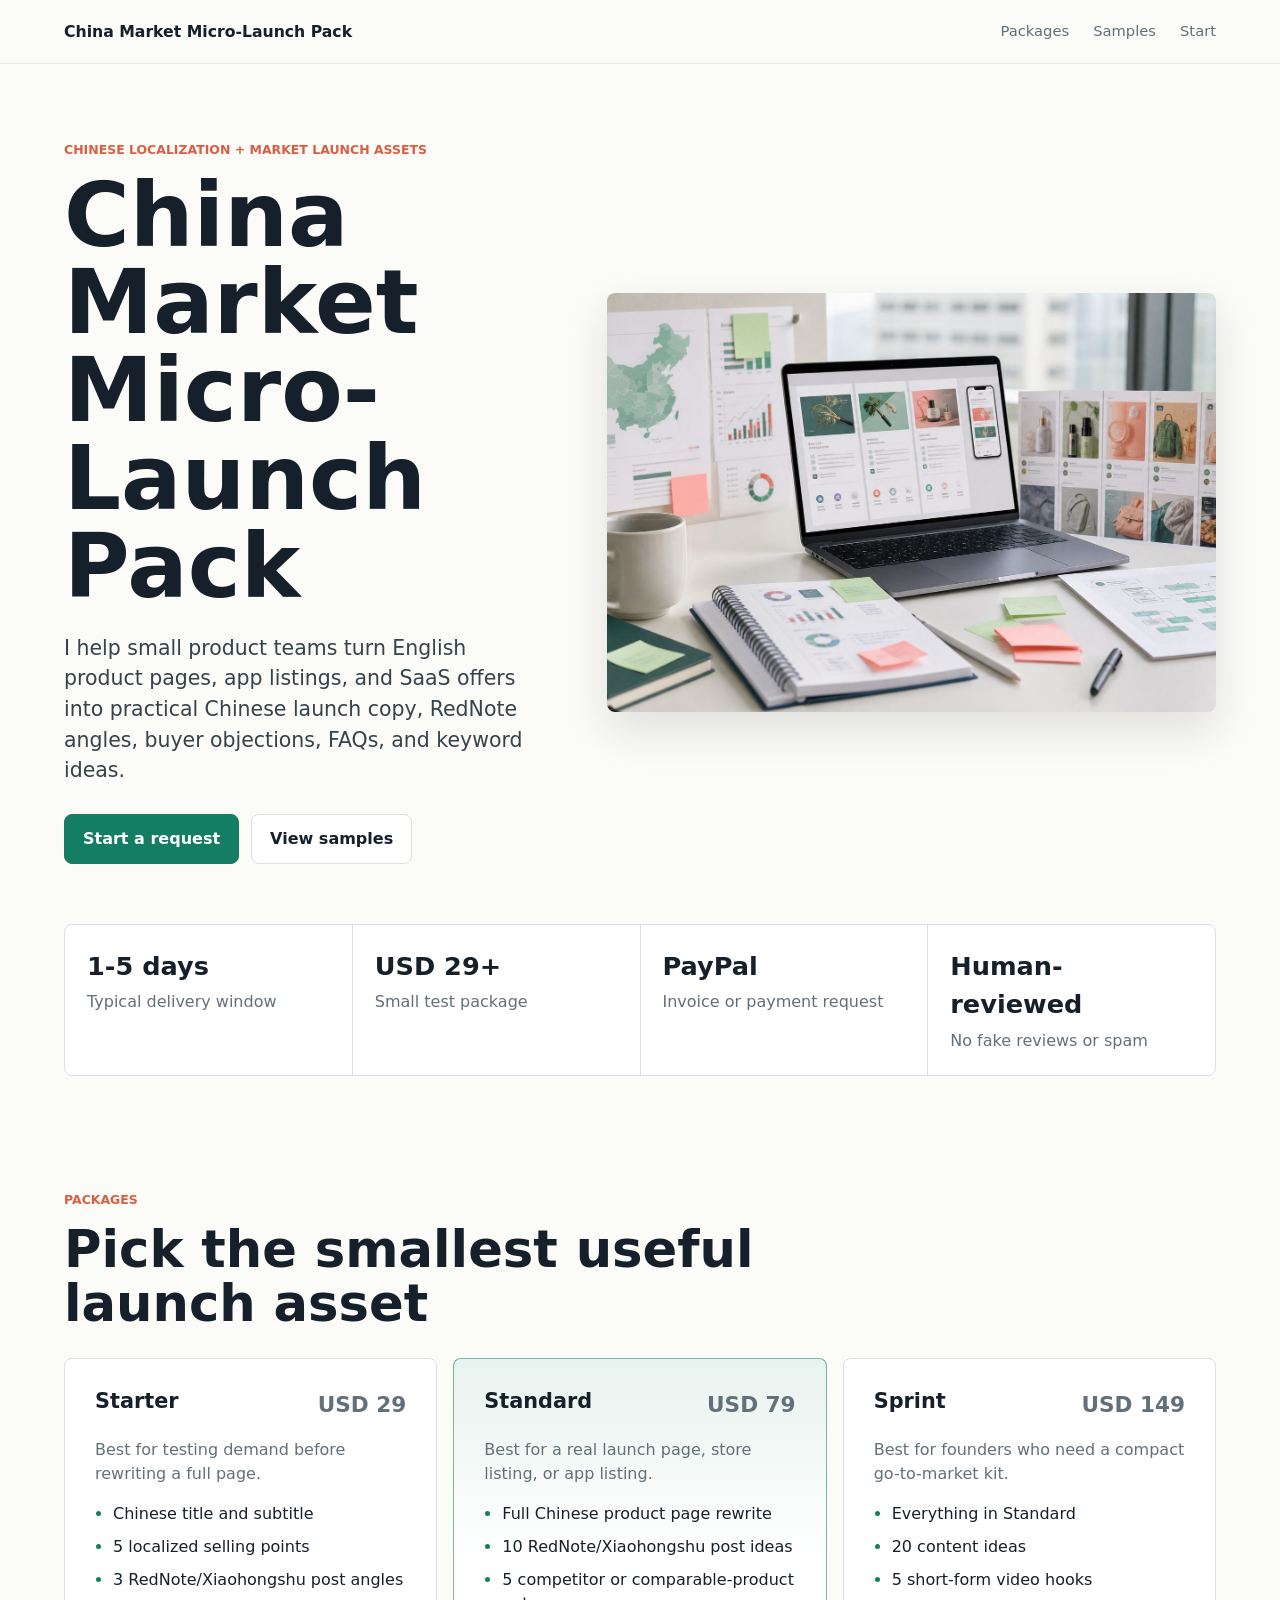
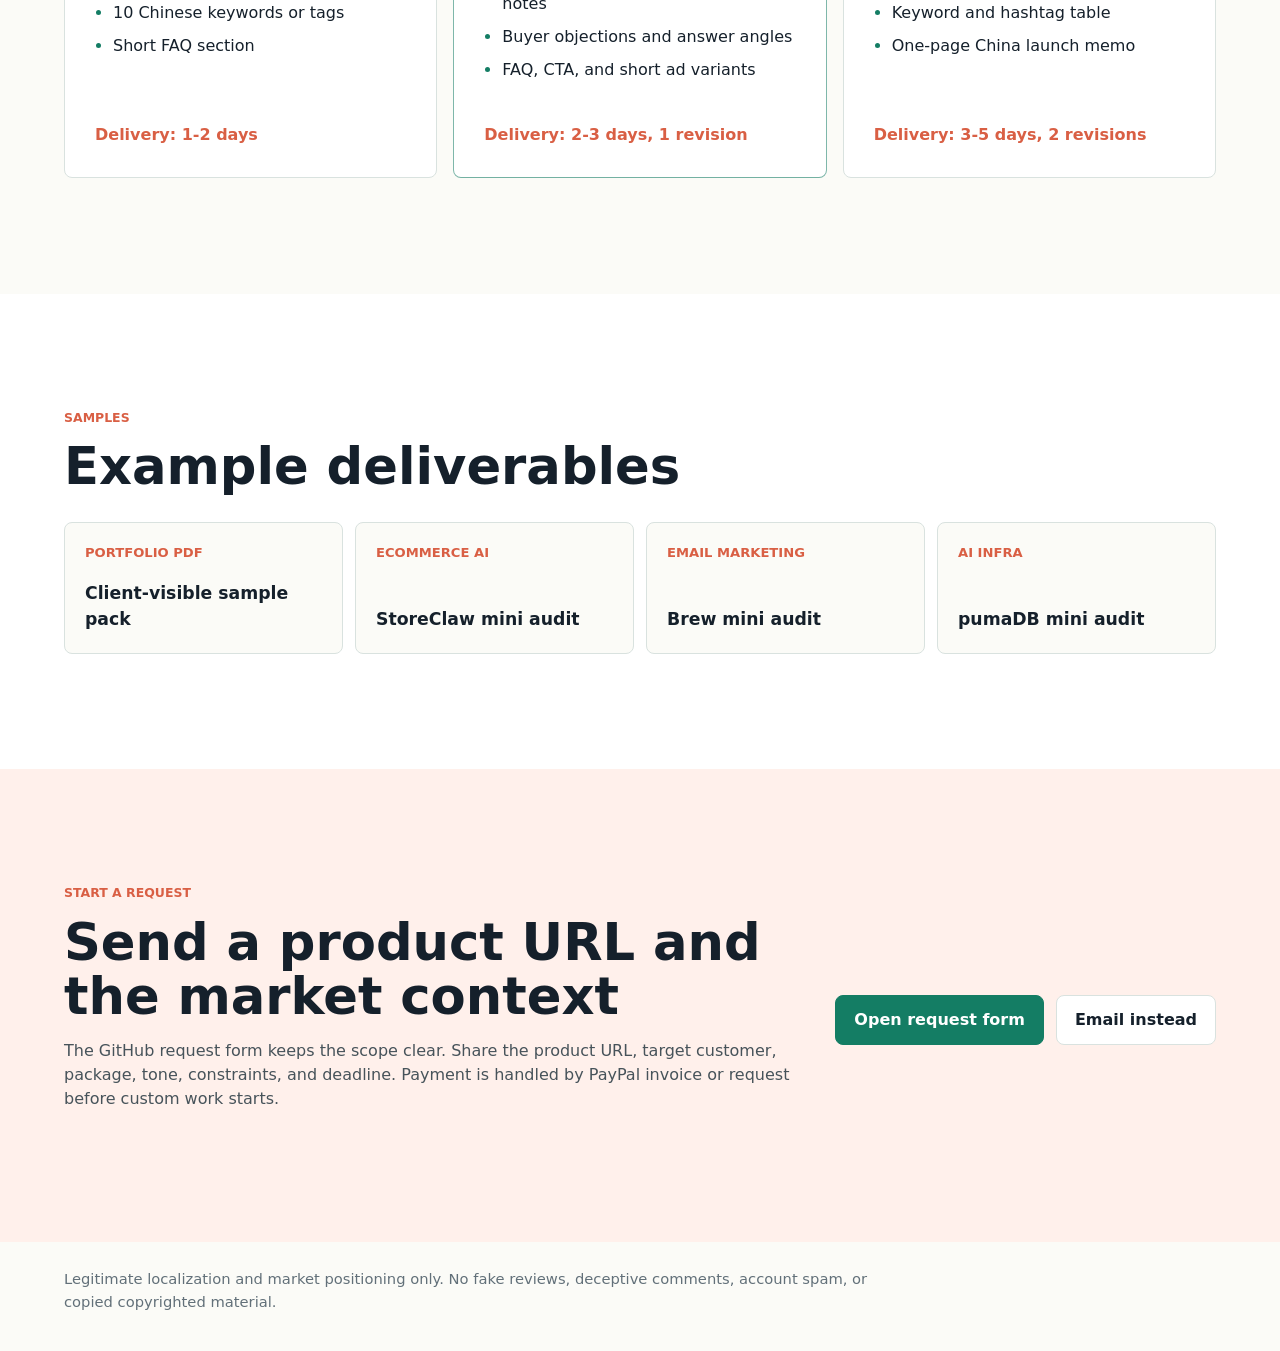
<file: index.html>
<!doctype html>
<html lang="en">
  <head>
    <meta charset="utf-8">
    <meta name="viewport" content="width=device-width, initial-scale=1">
    <title>China Market Micro-Launch Pack</title>
    <meta name="description" content="Practical Chinese localization, market positioning, and RedNote/Xiaohongshu launch assets for small product teams.">
    <meta property="og:title" content="China Market Micro-Launch Pack">
    <meta property="og:description" content="A compact paid service for founders, app builders, ecommerce sellers, and SaaS teams testing Chinese-speaking buyers.">
    <meta property="og:image" content="assets/hero-localization-workspace.jpg">
    <link rel="stylesheet" href="styles.css">
  </head>
  <body>
    <header class="site-header">
      <a class="brand" href="#">China Market Micro-Launch Pack</a>
      <nav aria-label="Primary navigation">
        <a href="#packages">Packages</a>
        <a href="#samples">Samples</a>
        <a href="#request">Start</a>
      </nav>
    </header>

    <main>
      <section class="hero">
        <div class="hero-copy">
          <p class="eyebrow">Chinese localization + market launch assets</p>
          <h1>China Market Micro-Launch Pack</h1>
          <p class="lead">
            I help small product teams turn English product pages, app listings, and SaaS offers into practical Chinese launch copy, RedNote angles, buyer objections, FAQs, and keyword ideas.
          </p>
          <div class="hero-actions">
            <a class="button primary" href="https://github.com/BuryPossibility/china-market-micro-launch-pack/issues/new/choose">Start a request</a>
            <a class="button secondary" href="http://82.156.211.166/assets/service_portfolio.pdf">View samples</a>
          </div>
        </div>
        <figure class="hero-visual">
          <img src="assets/hero-localization-workspace.jpg" alt="Desk workspace showing product localization planning materials">
        </figure>
      </section>

      <section class="proof-band" aria-label="Service proof points">
        <div>
          <strong>1-5 days</strong>
          <span>Typical delivery window</span>
        </div>
        <div>
          <strong>USD 29+</strong>
          <span>Small test package</span>
        </div>
        <div>
          <strong>PayPal</strong>
          <span>Invoice or payment request</span>
        </div>
        <div>
          <strong>Human-reviewed</strong>
          <span>No fake reviews or spam</span>
        </div>
      </section>

      <section class="section" id="packages">
        <div class="section-heading">
          <p class="eyebrow">Packages</p>
          <h2>Pick the smallest useful launch asset</h2>
        </div>
        <div class="package-grid">
          <article class="package-card">
            <div class="package-top">
              <h3>Starter</h3>
              <p class="price">USD 29</p>
            </div>
            <p>Best for testing demand before rewriting a full page.</p>
            <ul>
              <li>Chinese title and subtitle</li>
              <li>5 localized selling points</li>
              <li>3 RedNote/Xiaohongshu post angles</li>
              <li>10 Chinese keywords or tags</li>
              <li>Short FAQ section</li>
            </ul>
            <p class="delivery">Delivery: 1-2 days</p>
          </article>

          <article class="package-card featured">
            <div class="package-top">
              <h3>Standard</h3>
              <p class="price">USD 79</p>
            </div>
            <p>Best for a real launch page, store listing, or app listing.</p>
            <ul>
              <li>Full Chinese product page rewrite</li>
              <li>10 RedNote/Xiaohongshu post ideas</li>
              <li>5 competitor or comparable-product notes</li>
              <li>Buyer objections and answer angles</li>
              <li>FAQ, CTA, and short ad variants</li>
            </ul>
            <p class="delivery">Delivery: 2-3 days, 1 revision</p>
          </article>

          <article class="package-card">
            <div class="package-top">
              <h3>Sprint</h3>
              <p class="price">USD 149</p>
            </div>
            <p>Best for founders who need a compact go-to-market kit.</p>
            <ul>
              <li>Everything in Standard</li>
              <li>20 content ideas</li>
              <li>5 short-form video hooks</li>
              <li>Keyword and hashtag table</li>
              <li>One-page China launch memo</li>
            </ul>
            <p class="delivery">Delivery: 3-5 days, 2 revisions</p>
          </article>
        </div>
      </section>

      <section class="section samples" id="samples">
        <div class="section-heading">
          <p class="eyebrow">Samples</p>
          <h2>Example deliverables</h2>
        </div>
        <div class="sample-list">
          <a href="http://82.156.211.166/assets/service_portfolio.pdf">
            <span>Portfolio PDF</span>
            <strong>Client-visible sample pack</strong>
          </a>
          <a href="http://82.156.211.166/assets/storeclaw_mini_localization_audit.pdf">
            <span>Ecommerce AI</span>
            <strong>StoreClaw mini audit</strong>
          </a>
          <a href="http://82.156.211.166/assets/brew_mini_localization_audit.pdf">
            <span>Email marketing</span>
            <strong>Brew mini audit</strong>
          </a>
          <a href="http://82.156.211.166/assets/pumadb_mini_localization_audit.pdf">
            <span>AI infra</span>
            <strong>pumaDB mini audit</strong>
          </a>
        </div>
      </section>

      <section class="section request" id="request">
        <div class="request-copy">
          <p class="eyebrow">Start a request</p>
          <h2>Send a product URL and the market context</h2>
          <p>
            The GitHub request form keeps the scope clear. Share the product URL, target customer, package, tone, constraints, and deadline. Payment is handled by PayPal invoice or request before custom work starts.
          </p>
        </div>
        <div class="request-actions">
          <a class="button primary" href="https://github.com/BuryPossibility/china-market-micro-launch-pack/issues/new/choose">Open request form</a>
          <a class="button secondary" href="mailto:2521778500@qq.com?subject=China%20Market%20Micro-Launch%20Pack">Email instead</a>
        </div>
      </section>
    </main>

    <footer>
      <p>Legitimate localization and market positioning only. No fake reviews, deceptive comments, account spam, or copied copyrighted material.</p>
    </footer>
  </body>
</html>
</file>
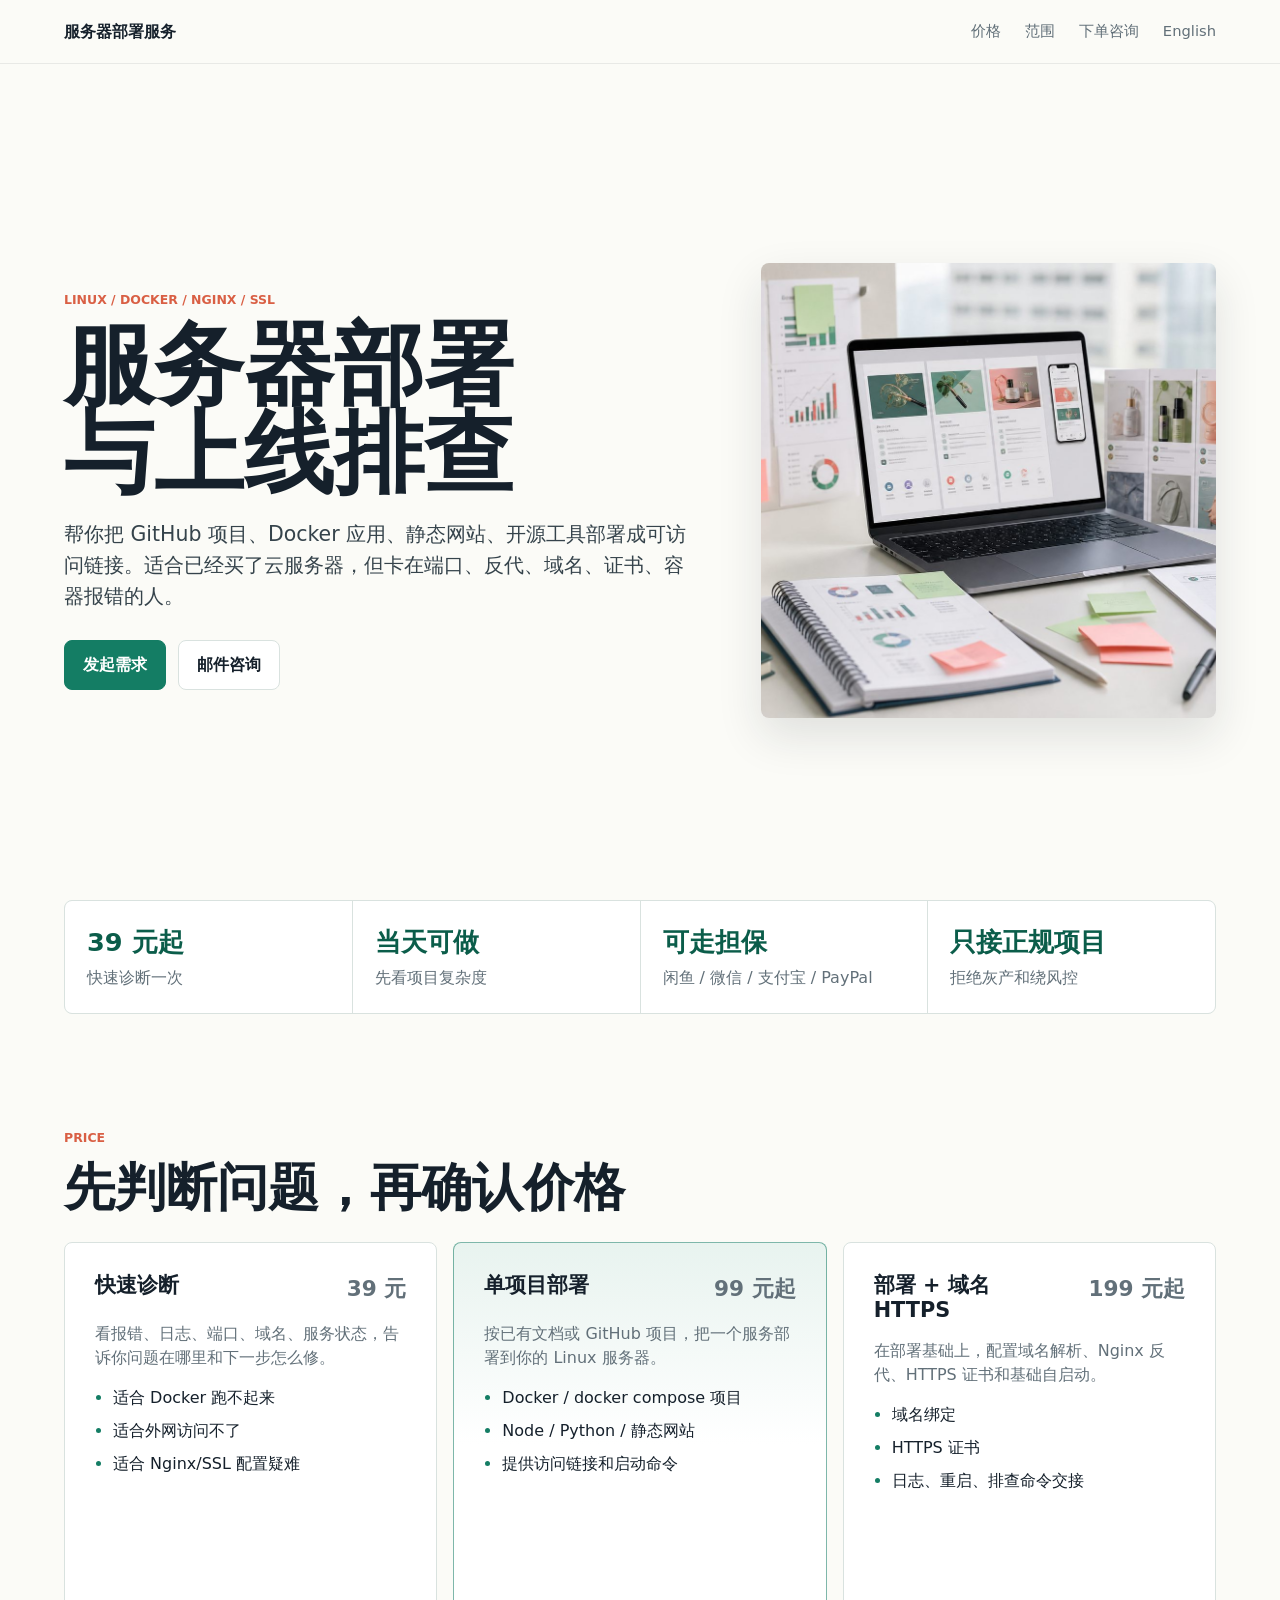
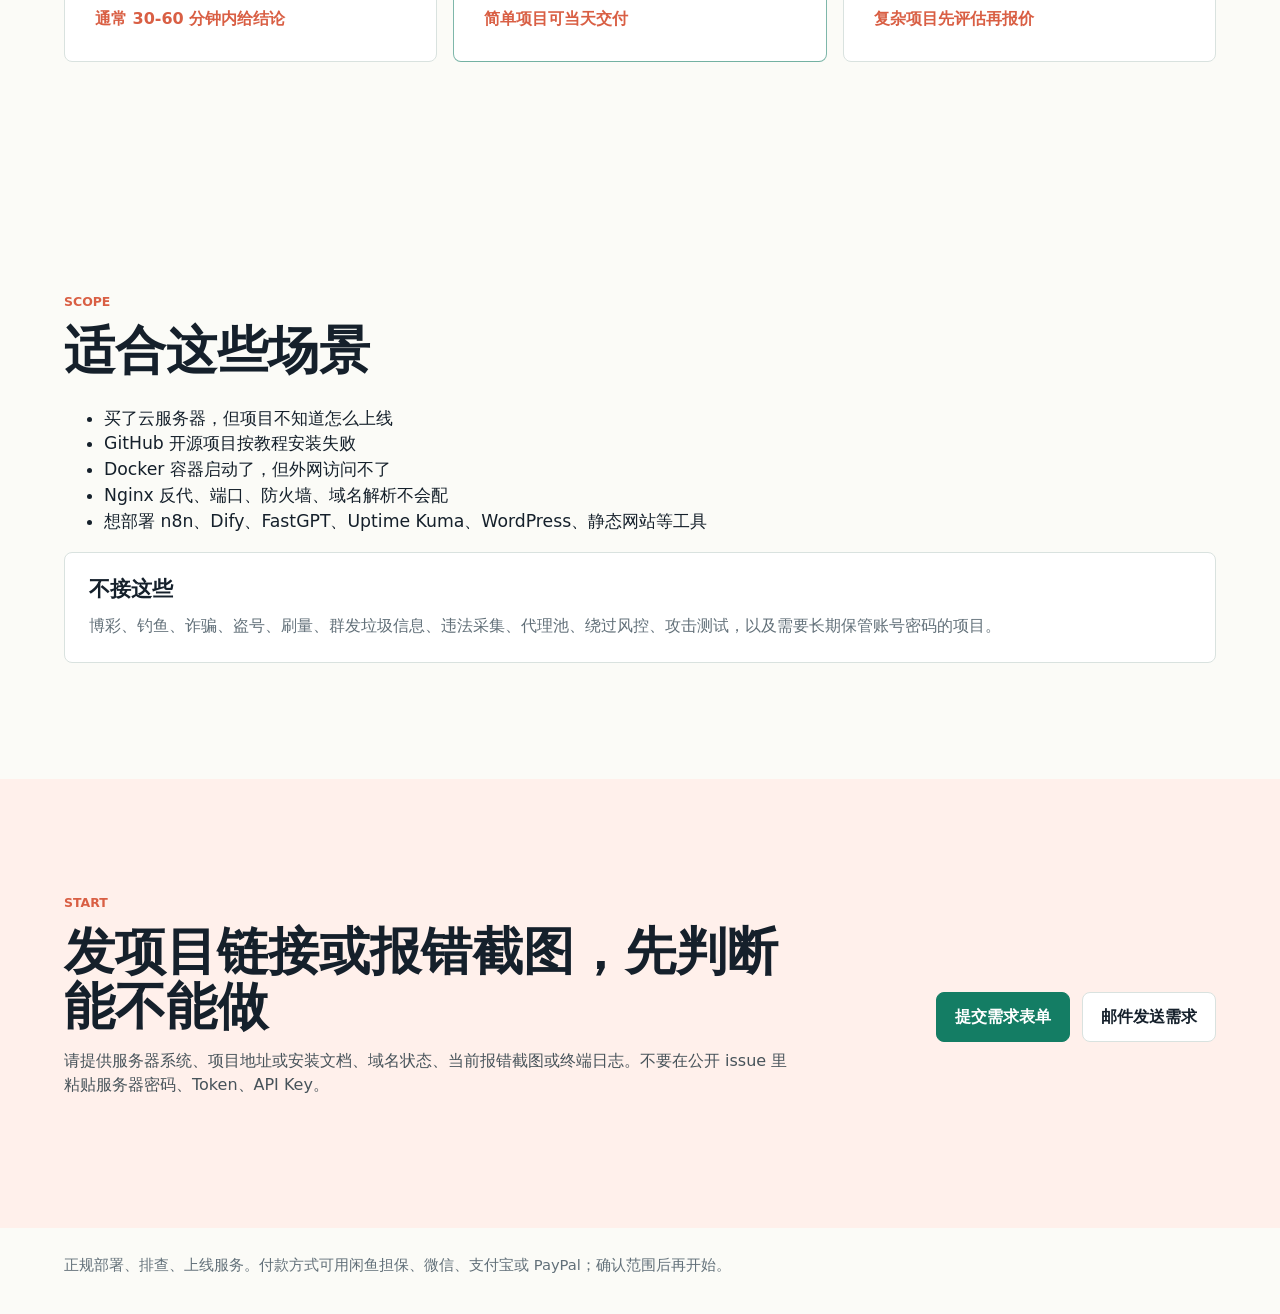
<file: deploy.html>
<!doctype html>
<html lang="zh-CN">
  <head>
    <meta charset="utf-8">
    <meta name="viewport" content="width=device-width, initial-scale=1">
    <title>Linux 服务器部署 / Docker / Nginx / SSL 帮助</title>
    <meta name="description" content="提供 Linux 服务器、Docker、Nginx、域名解析、HTTPS、开源项目部署和上线排查服务。">
    <meta property="og:title" content="Linux 服务器部署与上线排查">
    <meta property="og:description" content="小项目快速部署、Docker/Nginx/SSL 排查、静态网站上线、开源工具部署。">
    <meta property="og:image" content="assets/hero-localization-workspace.jpg">
    <link rel="stylesheet" href="styles.css">
    <style>
      .deploy-hero {
        display: grid;
        grid-template-columns: minmax(0, 1fr) minmax(320px, 0.72fr);
        gap: clamp(28px, 5vw, 72px);
        align-items: center;
        min-height: calc(100svh - 64px);
        padding: clamp(36px, 6vw, 86px) clamp(20px, 5vw, 72px) clamp(28px, 5vw, 60px);
      }

      .deploy-poster img {
        aspect-ratio: 1 / 1;
        object-fit: cover;
      }

      .deploy-page h1 {
        max-width: 8ch;
      }

      .deploy-proof strong {
        color: var(--jade-dark);
      }

      .strong-list {
        font-size: 1.08rem;
      }

      .note-panel {
        padding: 24px;
        border: 1px solid var(--line);
        border-radius: 8px;
        background: var(--white);
      }

      .note-panel p {
        margin: 12px 0 0;
        color: var(--muted);
      }

      @media (max-width: 980px) {
        .deploy-hero {
          grid-template-columns: 1fr;
          min-height: auto;
        }
      }

      @media (max-width: 640px) {
        .deploy-hero {
          padding-top: 32px;
        }
      }
    </style>
  </head>
  <body class="deploy-page">
    <header class="site-header">
      <a class="brand" href="deploy.html">服务器部署服务</a>
      <nav aria-label="主要导航">
        <a href="#price">价格</a>
        <a href="#scope">范围</a>
        <a href="#request">下单咨询</a>
        <a href="index.html">English</a>
      </nav>
    </header>

    <main>
      <section class="deploy-hero">
        <div class="hero-copy">
          <p class="eyebrow">Linux / Docker / Nginx / SSL</p>
          <h1>服务器部署与上线排查</h1>
          <p class="lead">
            帮你把 GitHub 项目、Docker 应用、静态网站、开源工具部署成可访问链接。适合已经买了云服务器，但卡在端口、反代、域名、证书、容器报错的人。
          </p>
          <div class="hero-actions">
            <a class="button primary" href="https://github.com/BuryPossibility/china-market-micro-launch-pack/issues/new/choose">发起需求</a>
            <a class="button secondary" href="mailto:2521778500@qq.com?subject=服务器部署咨询">邮件咨询</a>
          </div>
        </div>
        <figure class="hero-visual deploy-poster">
          <img src="assets/hero-localization-workspace.jpg" alt="服务器部署、上线排查和交付规划工作台">
        </figure>
      </section>

      <section class="proof-band deploy-proof" aria-label="服务要点">
        <div>
          <strong>39 元起</strong>
          <span>快速诊断一次</span>
        </div>
        <div>
          <strong>当天可做</strong>
          <span>先看项目复杂度</span>
        </div>
        <div>
          <strong>可走担保</strong>
          <span>闲鱼 / 微信 / 支付宝 / PayPal</span>
        </div>
        <div>
          <strong>只接正规项目</strong>
          <span>拒绝灰产和绕风控</span>
        </div>
      </section>

      <section class="section" id="price">
        <div class="section-heading">
          <p class="eyebrow">Price</p>
          <h2>先判断问题，再确认价格</h2>
        </div>
        <div class="package-grid">
          <article class="package-card">
            <div class="package-top">
              <h3>快速诊断</h3>
              <p class="price">39 元</p>
            </div>
            <p>看报错、日志、端口、域名、服务状态，告诉你问题在哪里和下一步怎么修。</p>
            <ul>
              <li>适合 Docker 跑不起来</li>
              <li>适合外网访问不了</li>
              <li>适合 Nginx/SSL 配置疑难</li>
            </ul>
            <p class="delivery">通常 30-60 分钟内给结论</p>
          </article>

          <article class="package-card featured">
            <div class="package-top">
              <h3>单项目部署</h3>
              <p class="price">99 元起</p>
            </div>
            <p>按已有文档或 GitHub 项目，把一个服务部署到你的 Linux 服务器。</p>
            <ul>
              <li>Docker / docker compose 项目</li>
              <li>Node / Python / 静态网站</li>
              <li>提供访问链接和启动命令</li>
            </ul>
            <p class="delivery">简单项目可当天交付</p>
          </article>

          <article class="package-card">
            <div class="package-top">
              <h3>部署 + 域名 HTTPS</h3>
              <p class="price">199 元起</p>
            </div>
            <p>在部署基础上，配置域名解析、Nginx 反代、HTTPS 证书和基础自启动。</p>
            <ul>
              <li>域名绑定</li>
              <li>HTTPS 证书</li>
              <li>日志、重启、排查命令交接</li>
            </ul>
            <p class="delivery">复杂项目先评估再报价</p>
          </article>
        </div>
      </section>

      <section class="section deployment" id="scope">
        <div class="section-heading">
          <p class="eyebrow">Scope</p>
          <h2>适合这些场景</h2>
        </div>
        <div class="service-split">
          <div>
            <ul class="check-list strong-list">
              <li>买了云服务器，但项目不知道怎么上线</li>
              <li>GitHub 开源项目按教程安装失败</li>
              <li>Docker 容器启动了，但外网访问不了</li>
              <li>Nginx 反代、端口、防火墙、域名解析不会配</li>
              <li>想部署 n8n、Dify、FastGPT、Uptime Kuma、WordPress、静态网站等工具</li>
            </ul>
          </div>
          <div class="note-panel">
            <h3>不接这些</h3>
            <p>博彩、钓鱼、诈骗、盗号、刷量、群发垃圾信息、违法采集、代理池、绕过风控、攻击测试，以及需要长期保管账号密码的项目。</p>
          </div>
        </div>
      </section>

      <section class="section request" id="request">
        <div class="request-copy">
          <p class="eyebrow">Start</p>
          <h2>发项目链接或报错截图，先判断能不能做</h2>
          <p>
            请提供服务器系统、项目地址或安装文档、域名状态、当前报错截图或终端日志。不要在公开 issue 里粘贴服务器密码、Token、API Key。
          </p>
        </div>
        <div class="request-actions">
          <a class="button primary" href="https://github.com/BuryPossibility/china-market-micro-launch-pack/issues/new/choose">提交需求表单</a>
          <a class="button secondary" href="mailto:2521778500@qq.com?subject=服务器部署咨询">邮件发送需求</a>
        </div>
      </section>
    </main>

    <footer>
      <p>正规部署、排查、上线服务。付款方式可用闲鱼担保、微信、支付宝或 PayPal；确认范围后再开始。</p>
    </footer>
  </body>
</html>
</file>
<file: styles.css>
:root {
  color-scheme: light;
  --ink: #15202b;
  --muted: #627079;
  --line: #d9e2df;
  --paper: #fbfbf7;
  --white: #ffffff;
  --jade: #147d64;
  --jade-dark: #0b5d4a;
  --coral: #d95f44;
  --soft-jade: #e8f3ef;
  --soft-coral: #fff0eb;
  --shadow: 0 18px 45px rgba(21, 32, 43, 0.12);
}

* {
  box-sizing: border-box;
}

html {
  scroll-behavior: smooth;
}

body {
  margin: 0;
  background: var(--paper);
  color: var(--ink);
  font-family: Inter, ui-sans-serif, system-ui, -apple-system, BlinkMacSystemFont, "Segoe UI", sans-serif;
  line-height: 1.5;
}

a {
  color: inherit;
}

.site-header {
  position: sticky;
  top: 0;
  z-index: 10;
  display: flex;
  align-items: center;
  justify-content: space-between;
  gap: 24px;
  min-height: 64px;
  padding: 14px clamp(20px, 5vw, 72px);
  border-bottom: 1px solid rgba(21, 32, 43, 0.08);
  background: rgba(251, 251, 247, 0.92);
  backdrop-filter: blur(16px);
}

.brand {
  font-size: 0.98rem;
  font-weight: 780;
  text-decoration: none;
}

nav {
  display: flex;
  align-items: center;
  gap: clamp(12px, 2vw, 24px);
  color: var(--muted);
  font-size: 0.92rem;
}

nav a {
  text-decoration: none;
}

nav a:hover,
.brand:hover {
  color: var(--jade);
}

.hero {
  display: grid;
  grid-template-columns: minmax(0, 0.88fr) minmax(360px, 1.12fr);
  gap: clamp(28px, 5vw, 72px);
  align-items: center;
  min-height: calc(100svh - 64px);
  padding: clamp(36px, 6vw, 86px) clamp(20px, 5vw, 72px) clamp(28px, 5vw, 60px);
}

.hero-copy {
  max-width: 660px;
}

.eyebrow {
  margin: 0 0 12px;
  color: var(--coral);
  font-size: 0.78rem;
  font-weight: 780;
  text-transform: uppercase;
}

h1,
h2,
h3,
p {
  overflow-wrap: anywhere;
}

h1 {
  margin: 0;
  max-width: 12ch;
  font-size: clamp(3rem, 7vw, 5.8rem);
  line-height: 0.98;
  font-weight: 860;
}

h2 {
  margin: 0;
  max-width: 720px;
  font-size: clamp(2rem, 4vw, 3.2rem);
  line-height: 1.06;
}

h3 {
  margin: 0;
  font-size: 1.3rem;
  line-height: 1.2;
}

.lead {
  margin: 22px 0 0;
  max-width: 62ch;
  color: #35434b;
  font-size: clamp(1.05rem, 2vw, 1.28rem);
}

.hero-actions,
.request-actions {
  display: flex;
  flex-wrap: wrap;
  gap: 12px;
  margin-top: 28px;
}

.button {
  display: inline-flex;
  align-items: center;
  justify-content: center;
  min-height: 46px;
  padding: 12px 18px;
  border: 1px solid var(--line);
  border-radius: 8px;
  font-weight: 760;
  text-decoration: none;
}

.button.primary {
  border-color: var(--jade);
  background: var(--jade);
  color: var(--white);
}

.button.primary:hover {
  background: var(--jade-dark);
}

.button.secondary {
  background: var(--white);
  color: var(--ink);
}

.button.secondary:hover {
  border-color: var(--coral);
  color: var(--coral);
}

.hero-visual {
  margin: 0;
  min-width: 0;
}

.hero-visual img {
  display: block;
  width: 100%;
  aspect-ratio: 16 / 11;
  object-fit: cover;
  border-radius: 8px;
  box-shadow: var(--shadow);
}

.proof-band {
  display: grid;
  grid-template-columns: repeat(4, minmax(0, 1fr));
  gap: 1px;
  margin: 0 clamp(20px, 5vw, 72px);
  overflow: hidden;
  border: 1px solid var(--line);
  border-radius: 8px;
  background: var(--line);
}

.proof-band div {
  min-height: 112px;
  padding: 22px;
  background: var(--white);
}

.proof-band strong {
  display: block;
  font-size: clamp(1.2rem, 2vw, 1.6rem);
}

.proof-band span {
  display: block;
  margin-top: 5px;
  color: var(--muted);
}

.section {
  padding: clamp(64px, 9vw, 118px) clamp(20px, 5vw, 72px);
}

.section-heading {
  margin-bottom: 28px;
}

.package-grid {
  display: grid;
  grid-template-columns: repeat(3, minmax(0, 1fr));
  gap: 16px;
}

.package-card {
  display: flex;
  flex-direction: column;
  gap: 16px;
  min-height: 420px;
  padding: clamp(20px, 3vw, 30px);
  border: 1px solid var(--line);
  border-radius: 8px;
  background: var(--white);
}

.package-card.featured {
  border-color: rgba(20, 125, 100, 0.55);
  background: linear-gradient(180deg, var(--soft-jade), var(--white) 48%);
}

.package-top {
  display: flex;
  justify-content: space-between;
  gap: 18px;
  align-items: flex-start;
}

.price {
  margin: 0;
  color: var(--jade-dark);
  font-size: 1.35rem;
  font-weight: 820;
  white-space: nowrap;
}

.package-card p {
  margin: 0;
  color: var(--muted);
}

.package-card ul {
  display: grid;
  gap: 9px;
  margin: 0;
  padding-left: 18px;
}

.package-card li::marker {
  color: var(--jade);
}

.package-card .delivery {
  margin-top: auto;
  color: var(--coral);
  font-weight: 760;
}

.samples {
  background: var(--white);
}

.sample-list {
  display: grid;
  grid-template-columns: repeat(4, minmax(0, 1fr));
  gap: 12px;
}

.sample-list a {
  display: grid;
  gap: 8px;
  min-height: 132px;
  padding: 20px;
  border: 1px solid var(--line);
  border-radius: 8px;
  background: var(--paper);
  text-decoration: none;
}

.sample-list a:hover {
  border-color: var(--jade);
}

.sample-list span {
  color: var(--coral);
  font-size: 0.82rem;
  font-weight: 780;
  text-transform: uppercase;
}

.sample-list strong {
  align-self: end;
  font-size: 1.08rem;
}

.request {
  display: grid;
  grid-template-columns: minmax(0, 1fr) auto;
  gap: 28px;
  align-items: center;
  background: var(--soft-coral);
}

.request-copy p:last-child {
  max-width: 72ch;
  color: #47535a;
}

footer {
  padding: 26px clamp(20px, 5vw, 72px) 38px;
  color: var(--muted);
  font-size: 0.92rem;
}

footer p {
  max-width: 86ch;
  margin: 0;
}

@media (max-width: 980px) {
  .hero {
    grid-template-columns: 1fr;
    min-height: auto;
  }

  h1 {
    max-width: 11ch;
  }

  .proof-band,
  .package-grid,
  .sample-list,
  .request {
    grid-template-columns: 1fr 1fr;
  }

  .request-actions {
    justify-self: start;
  }
}

@media (max-width: 640px) {
  .site-header {
    position: static;
    align-items: flex-start;
    flex-direction: column;
  }

  nav {
    width: 100%;
    justify-content: space-between;
  }

  .hero {
    padding-top: 32px;
  }

  h1 {
    max-width: 10ch;
    font-size: clamp(2.5rem, 16vw, 4rem);
  }

  .hero-actions,
  .request-actions {
    flex-direction: column;
  }

  .button {
    width: 100%;
  }

  .proof-band,
  .package-grid,
  .sample-list,
  .request {
    grid-template-columns: 1fr;
  }

  .package-card {
    min-height: auto;
  }
}
</file>
